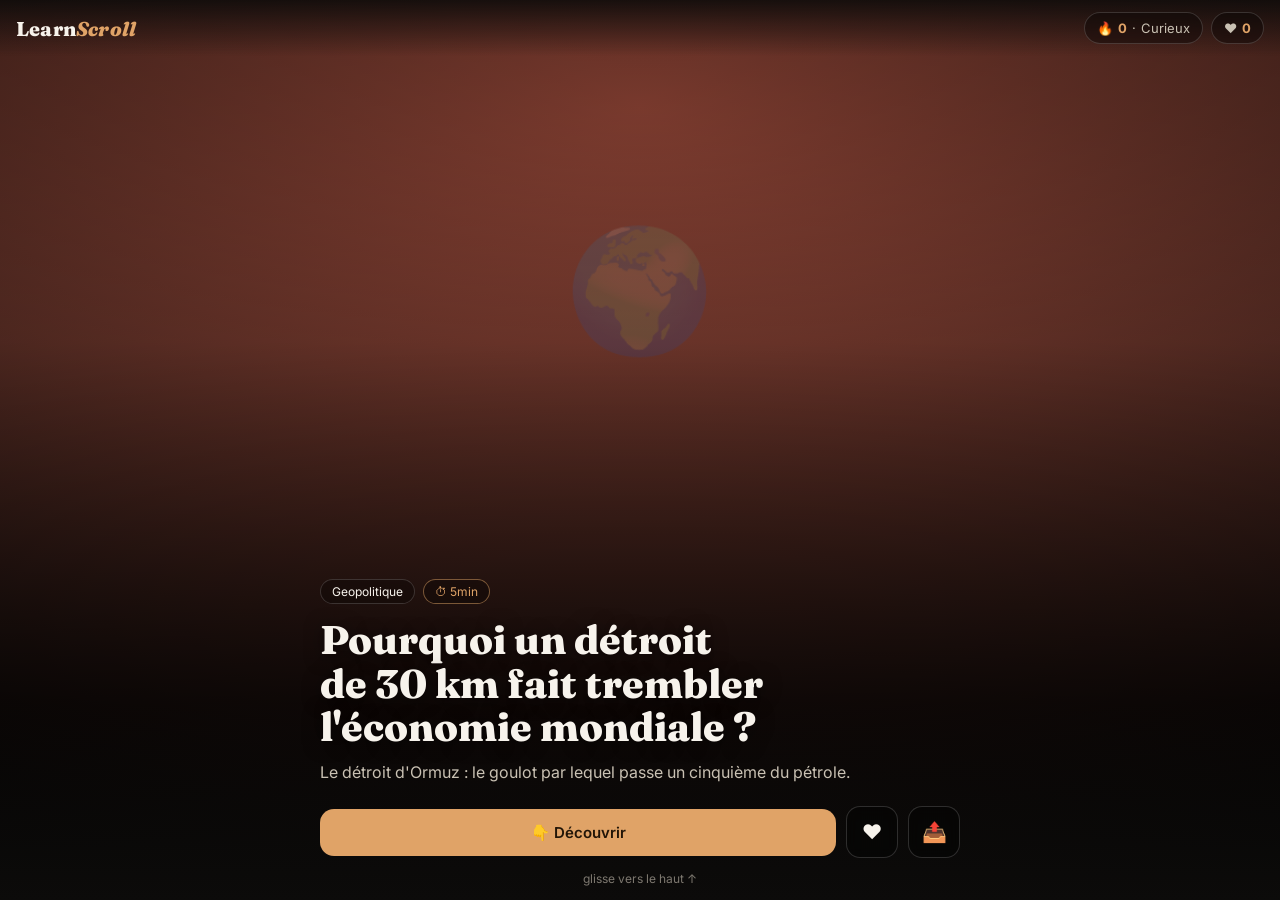
<file: site/index.html>
<!doctype html>
<html lang="fr">
<head>
<meta charset="utf-8" />
<meta name="viewport" content="width=device-width, initial-scale=1, viewport-fit=cover" />
<meta name="theme-color" content="#0c0b0a" />
<meta name="description" content="LearnScroll — remplace le doomscrolling par du learnscrolling : chaque swipe t'apprend quelque chose en moins de 60 secondes." />
<title>LearnScroll</title>
<link rel="manifest" href="manifest.webmanifest" />
<link rel="icon" href="icon.svg" type="image/svg+xml" />
<link rel="apple-touch-icon" href="icon.svg" />
<link rel="preconnect" href="https://fonts.googleapis.com">
<link rel="preconnect" href="https://fonts.gstatic.com" crossorigin>
<link href="https://fonts.googleapis.com/css2?family=Fraunces:opsz,wght@9..144,400;9..144,600;9..144,800&family=Inter:wght@400;500;600&display=swap" rel="stylesheet">
<link rel="stylesheet" href="styles.css" />
</head>
<body>

<header id="topbar">
  <div class="brand">Learn<em>Scroll</em></div>
  <div class="topActions">
    <button id="btnProfile" class="tchip" aria-label="Profil et progression">🔥 <b id="tStreak">0</b> · <span id="tLevel">Curieux</span></button>
    <button id="btnFavs" class="tchip" aria-label="Favoris">❤️ <b id="tFavs">0</b></button>
  </div>
</header>

<main id="feed" aria-label="Feed de cartes"></main>

<!-- Mode détail -->
<section id="detail" aria-label="Détail de la carte">
  <div class="dwrap">
    <div class="back"><button id="btnBack">‹ Retour au feed</button></div>
    <div id="detailBody"></div>
  </div>
</section>

<!-- Panneau favoris / profil -->
<section id="sheet" aria-label="Panneau">
  <div class="swrap">
    <div class="shead">
      <h2 id="sheetTitle"></h2>
      <button id="btnCloseSheet" aria-label="Fermer">✕</button>
    </div>
    <div id="sheetBody"></div>
  </div>
</section>

<div class="toast" id="toast" role="status"></div>

<noscript><div class="empty">LearnScroll a besoin de JavaScript pour fonctionner.</div></noscript>
<script src="app.js"></script>
</body>
</html>
</file>
<file: site/styles.css>
/* LearnScroll — DA éditoriale : Fraunces + Inter, fond noir chaud, accent ambre. */
:root{
  --ink:#f7f3ec; --mut:#c9c1b3; --line:rgba(255,255,255,.16); --acc:#e0a367;
  --bg:#0c0b0a; --panel:#17150f;
  /* Une teinte par catégorie (les noms correspondent EXACTEMENT aux slugs). */
  --science:#3b6ea5; --nature:#4a7c59; --histoire:#9a6a3c; --psychologie:#7d5ba6;
  --geopolitique:#a8503f; --economie:#3f7d78; --espace:#2d3561; --tech:#4a5568;
  --culture:#a04f7d; --sante:#6f8f4f; --defaut:#5a4a3a;
}
*{box-sizing:border-box; -webkit-tap-highlight-color:transparent;}
html,body{margin:0;height:100%;background:var(--bg);color:var(--ink);
  font-family:Inter,system-ui,sans-serif; overscroll-behavior:none;}
button{font-family:inherit;}

/* ---------- Topbar ---------- */
#topbar{position:fixed;top:0;left:0;right:0;z-index:30;display:flex;align-items:center;
  justify-content:space-between;padding:12px 16px;
  background:linear-gradient(#0c0b0add,transparent);}
.brand{font-family:Fraunces,Georgia,serif;font-weight:800;font-size:20px;letter-spacing:.01em;}
.brand em{color:var(--acc);font-style:italic;}
.topActions{display:flex;gap:8px;}
.tchip{display:flex;align-items:center;gap:5px;font-size:13px;color:var(--mut);
  background:rgba(0,0,0,.35);border:1px solid var(--line);border-radius:999px;
  padding:7px 12px;cursor:pointer;backdrop-filter:blur(6px);}
.tchip b{color:var(--acc);}

/* ---------- Feed ---------- */
#feed{height:100dvh;overflow-y:scroll;scroll-snap-type:y mandatory;scrollbar-width:none;}
#feed::-webkit-scrollbar{display:none;}
.card{height:100dvh;scroll-snap-align:start;position:relative;display:flex;flex-direction:column;
  justify-content:flex-end;padding:0 22px 42px;overflow:hidden;}
.art{position:absolute;inset:0;z-index:0;}
.art::after{content:"";position:absolute;inset:0;
  background:linear-gradient(180deg,rgba(0,0,0,.35)0%,rgba(0,0,0,.15)38%,rgba(0,0,0,.72)78%,#0c0b0a 100%);}
.art .glyph{position:absolute;top:24%;left:50%;transform:translateX(-50%);
  font-size:120px;opacity:.16;filter:grayscale(.2);}
.content{position:relative;z-index:2;max-width:640px;margin:0 auto;width:100%;}
.chips{display:flex;gap:8px;margin-bottom:14px;flex-wrap:wrap;}
.chip{font-size:12px;padding:4px 11px;border:1px solid var(--line);border-radius:999px;
  background:rgba(0,0,0,.25);backdrop-filter:blur(6px);color:var(--ink);text-transform:capitalize;}
.chip.time{color:var(--acc);border-color:rgba(224,163,103,.5);}
.hook{font-family:Fraunces,Georgia,serif;font-weight:800;font-size:clamp(27px,6.4vw,40px);
  line-height:1.08;margin:0 0 12px;text-wrap:balance;text-shadow:0 2px 18px rgba(0,0,0,.5);}
.teaser{font-size:16px;line-height:1.5;color:var(--mut);margin:0 0 22px;max-width:560px;}
.rail{display:flex;align-items:center;gap:10px;}
.rail .discover{flex:1;display:flex;align-items:center;justify-content:center;gap:8px;
  padding:14px;border-radius:14px;background:var(--acc);color:#221507;font-weight:600;
  border:none;font-size:15px;cursor:pointer;}
.rail .act{width:52px;height:52px;border-radius:14px;border:1px solid var(--line);
  background:rgba(0,0,0,.3);backdrop-filter:blur(6px);color:var(--ink);font-size:20px;cursor:pointer;
  display:flex;align-items:center;justify-content:center;transition:transform .12s;}
.rail .act:active{transform:scale(.9);}
.rail .act.on{background:var(--acc);border-color:var(--acc);color:#221507;}
.hint-swipe{position:absolute;bottom:14px;left:50%;transform:translateX(-50%);z-index:2;
  font-size:12px;color:var(--mut);opacity:.6;animation:bob 1.8s ease-in-out infinite;}
@keyframes bob{0%,100%{transform:translate(-50%,0)}50%{transform:translate(-50%,5px)}}

/* Carte « tout vu » */
.card.allseen .content{text-align:center;margin-bottom:18vh;}
.card.allseen .hook{font-size:clamp(24px,5.5vw,34px);}
.resetbtn{margin-top:14px;background:none;border:1px solid var(--acc);color:var(--acc);
  padding:12px 20px;border-radius:12px;font-size:15px;cursor:pointer;}

/* ---------- Détail ---------- */
#detail{position:fixed;inset:0;z-index:50;background:var(--bg);transform:translateY(100%);
  transition:transform .32s cubic-bezier(.2,.8,.2,1);overflow-y:auto;visibility:hidden;}
#detail.open{transform:translateY(0);visibility:visible;}
#detail .dwrap{max-width:680px;margin:0 auto;padding:14px 22px 90px;}
#detail .back{position:sticky;top:0;z-index:2;background:linear-gradient(var(--bg) 60%,transparent);
  padding:8px 0 16px;margin:-4px 0 6px;}
#detail .back button{background:rgba(0,0,0,.4);border:1px solid var(--line);color:var(--ink);
  padding:8px 14px;border-radius:10px;cursor:pointer;font-size:14px;}
#detail h1{font-family:Fraunces,Georgia,serif;font-weight:800;font-size:30px;line-height:1.1;margin:6px 0 8px;}
#detail .meta{color:var(--mut);font-size:13px;margin-bottom:20px;}
#detail .body{font-size:17px;line-height:1.66;color:#ece6db;}
#detail .body p{margin:0 0 16px;}
#detail .body h3{font-family:Fraunces,Georgia,serif;font-size:20px;margin:22px 0 8px;}

/* Arbre « pourquoi » — révélation progressive */
.whybtn{margin:26px 0 8px;width:100%;padding:15px;border-radius:14px;border:1px dashed var(--acc);
  background:rgba(224,163,103,.08);color:var(--acc);font-weight:600;font-size:15px;cursor:pointer;}
.layer{border-left:2px solid var(--acc);padding:2px 0 2px 16px;margin:16px 0;
  animation:reveal .35s ease;}
@keyframes reveal{from{opacity:0;transform:translateY(8px)}to{opacity:1;transform:none}}
.layer .q{font-family:Fraunces,Georgia,serif;font-weight:600;font-size:18px;margin-bottom:6px;}
.layer .a{color:#ded7ca;line-height:1.55;}

/* Cartes liées */
.related{margin-top:30px;}
.related h3, .sources h3{font-size:13px;text-transform:uppercase;letter-spacing:.06em;color:var(--mut);}
.relgrid{display:grid;gap:10px;}
.relcard{display:flex;align-items:center;gap:12px;text-align:left;width:100%;
  background:var(--panel);border:1px solid var(--line);border-radius:14px;
  padding:13px 15px;color:var(--ink);cursor:pointer;font-size:15px;line-height:1.35;}
.relcard .dot{width:10px;height:10px;border-radius:50%;flex:none;}
.relcard small{display:block;color:var(--mut);font-size:12px;margin-top:3px;text-transform:capitalize;}

.sources{margin-top:30px;border-top:1px solid var(--line);padding-top:16px;}
.sources a{color:var(--acc);text-decoration:none;display:block;margin:6px 0;font-size:14px;
  overflow-wrap:anywhere;}

/* ---------- Panneau (favoris / profil) ---------- */
#sheet{position:fixed;inset:0;z-index:60;background:rgba(0,0,0,.55);opacity:0;visibility:hidden;
  transition:opacity .25s;}
#sheet.open{opacity:1;visibility:visible;}
.swrap{position:absolute;left:0;right:0;bottom:0;max-height:82dvh;overflow-y:auto;
  background:var(--panel);border-radius:22px 22px 0 0;border-top:1px solid var(--line);
  padding:18px 20px 40px;max-width:680px;margin:0 auto;
  transform:translateY(30px);transition:transform .25s;}
#sheet.open .swrap{transform:none;}
.shead{display:flex;align-items:center;justify-content:space-between;margin-bottom:14px;}
.shead h2{font-family:Fraunces,Georgia,serif;font-size:21px;margin:0;}
.shead button{background:none;border:1px solid var(--line);color:var(--mut);width:34px;height:34px;
  border-radius:10px;cursor:pointer;font-size:14px;}
.statgrid{display:grid;grid-template-columns:repeat(auto-fit,minmax(130px,1fr));gap:10px;margin:14px 0;}
.stat{background:rgba(0,0,0,.25);border:1px solid var(--line);border-radius:14px;padding:13px 15px;}
.stat b{display:block;font-size:24px;font-family:Fraunces,Georgia,serif;}
.stat span{color:var(--mut);font-size:12.5px;}
.lvlbar{height:7px;border-radius:99px;background:rgba(255,255,255,.1);overflow:hidden;margin:8px 0 4px;}
.lvlbar i{display:block;height:100%;background:var(--acc);border-radius:99px;}
.serieRow{margin:12px 0;}
.serieRow .n{display:flex;justify-content:space-between;font-size:14px;margin-bottom:6px;}
.serieRow .n span{color:var(--mut);}
.favRow{display:flex;align-items:center;gap:11px;background:rgba(0,0,0,.25);
  border:1px solid var(--line);border-radius:14px;padding:12px 14px;margin:9px 0;cursor:pointer;}
.favRow .dot{width:10px;height:10px;border-radius:50%;flex:none;}
.favRow .t{flex:1;font-size:15px;line-height:1.35;}
.favRow .t small{display:block;color:var(--mut);font-size:12px;text-transform:capitalize;margin-top:2px;}
.favRow .rm{background:none;border:none;color:var(--mut);font-size:16px;cursor:pointer;padding:6px;}
.sheetEmpty{color:var(--mut);text-align:center;padding:26px 10px;font-size:15px;}

/* ---------- Divers ---------- */
.toast{position:fixed;bottom:26px;left:50%;transform:translateX(-50%) translateY(20px);
  background:#1c1913;border:1px solid var(--line);padding:11px 18px;border-radius:12px;z-index:80;
  opacity:0;transition:.25s;font-size:14px;pointer-events:none;}
.toast.show{opacity:1;transform:translateX(-50%) translateY(0);}
.empty{height:100dvh;display:flex;flex-direction:column;gap:10px;align-items:center;
  justify-content:center;text-align:center;padding:30px;color:var(--mut);}
.empty code{background:#1c1913;padding:2px 8px;border-radius:6px;}
</file>
